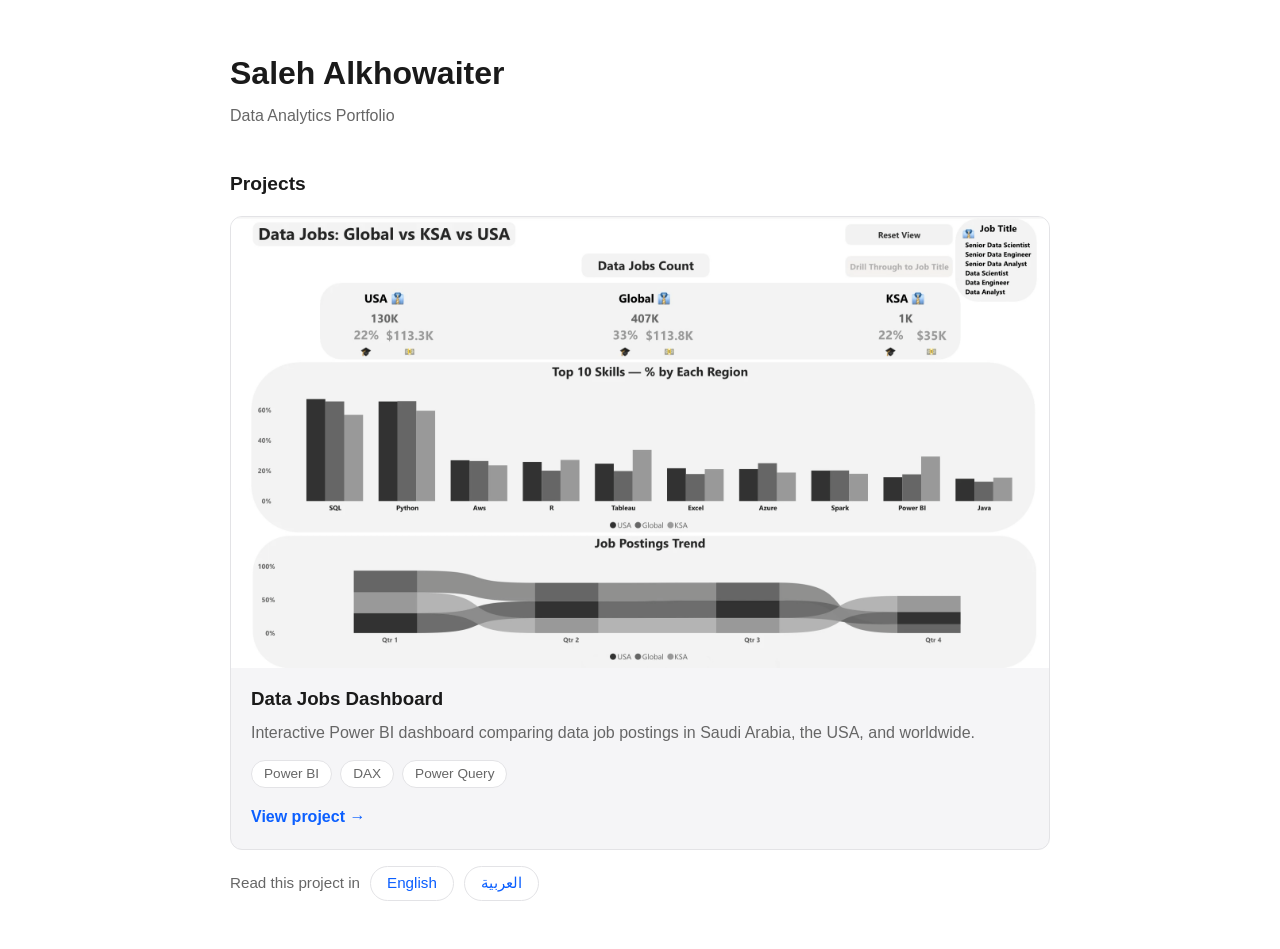
<file: index.html>
<!DOCTYPE html>
<html lang="en">
<head>
  <meta charset="UTF-8">
  <meta name="viewport" content="width=device-width, initial-scale=1">
  <title>Saleh Alkhowaiter | Data Analytics Portfolio</title>
  <style>
    :root { --bg:#ffffff; --text:#1a1a1a; --muted:#666; --card:#f5f5f7; --accent:#0b5fff; --line:#e3e3e6; }
    @media (prefers-color-scheme: dark) {
      :root { --bg:#111; --text:#f0f0f0; --muted:#aaa; --card:#1c1c1e; --accent:#6ea2ff; --line:#2c2c2e; }
    }
    * { box-sizing: border-box; }
    body { margin:0; font-family:-apple-system, "Segoe UI", Helvetica, Arial, sans-serif;
           background:var(--bg); color:var(--text); line-height:1.6; }
    main { max-width:860px; margin:0 auto; padding:48px 20px; }
    h1 { margin:0 0 4px; font-size:2rem; }
    .tagline { color:var(--muted); margin:0 0 32px; }
    h2 { font-size:1.2rem; margin:40px 0 16px; }

    .card { display:block; color:inherit; text-decoration:none;
            background:var(--card); border:1px solid var(--line); border-radius:12px; overflow:hidden;
            transition:transform .15s ease, box-shadow .15s ease; }
    .card:hover { transform:translateY(-3px); box-shadow:0 8px 24px rgba(0,0,0,.14); }
    .card img { width:100%; display:block; }
    .card .body { padding:16px 20px 20px; }
    .card h3 { margin:0 0 6px; }
    .card p { margin:0; color:var(--muted); }
    .tags { display:flex; flex-wrap:wrap; gap:8px; padding:0; margin:14px 0 0; list-style:none; }
    .tags li { background:var(--bg); border:1px solid var(--line); padding:2px 12px;
               border-radius:999px; font-size:.85rem; color:var(--muted); }
    .more { display:inline-block; margin-top:16px; color:var(--accent); font-weight:600; }

    .langs { display:flex; flex-wrap:wrap; align-items:center; gap:10px; margin:16px 0 0; color:var(--muted); font-size:.95rem; }
    .langs a { color:var(--accent); text-decoration:none; border:1px solid var(--line);
               padding:4px 16px; border-radius:999px; }
    .langs a:hover { background:var(--card); }
  </style>
</head>
<body>
  <main>
    <h1>Saleh Alkhowaiter</h1>
    <p class="tagline">Data Analytics Portfolio</p>

    <h2>Projects</h2>
    <a class="card" href="projects/data-jobs-dashboard/">
      <img src="projects/data-jobs-dashboard/dashboard.gif" alt="Data Jobs Dashboard preview">
      <div class="body">
        <h3>Data Jobs Dashboard</h3>
        <p>Interactive Power BI dashboard comparing data job postings in Saudi Arabia, the USA, and worldwide.</p>
        <ul class="tags">
          <li>Power BI</li>
          <li>DAX</li>
          <li>Power Query</li>
        </ul>
        <span class="more">View project →</span>
      </div>
    </a>
    <p class="langs">
      <span>Read this project in</span>
      <a href="projects/data-jobs-dashboard/">English</a>
      <a href="projects/data-jobs-dashboard/ar.html" lang="ar">العربية</a>
    </p>
  </main>
</body>
</html>
</file>
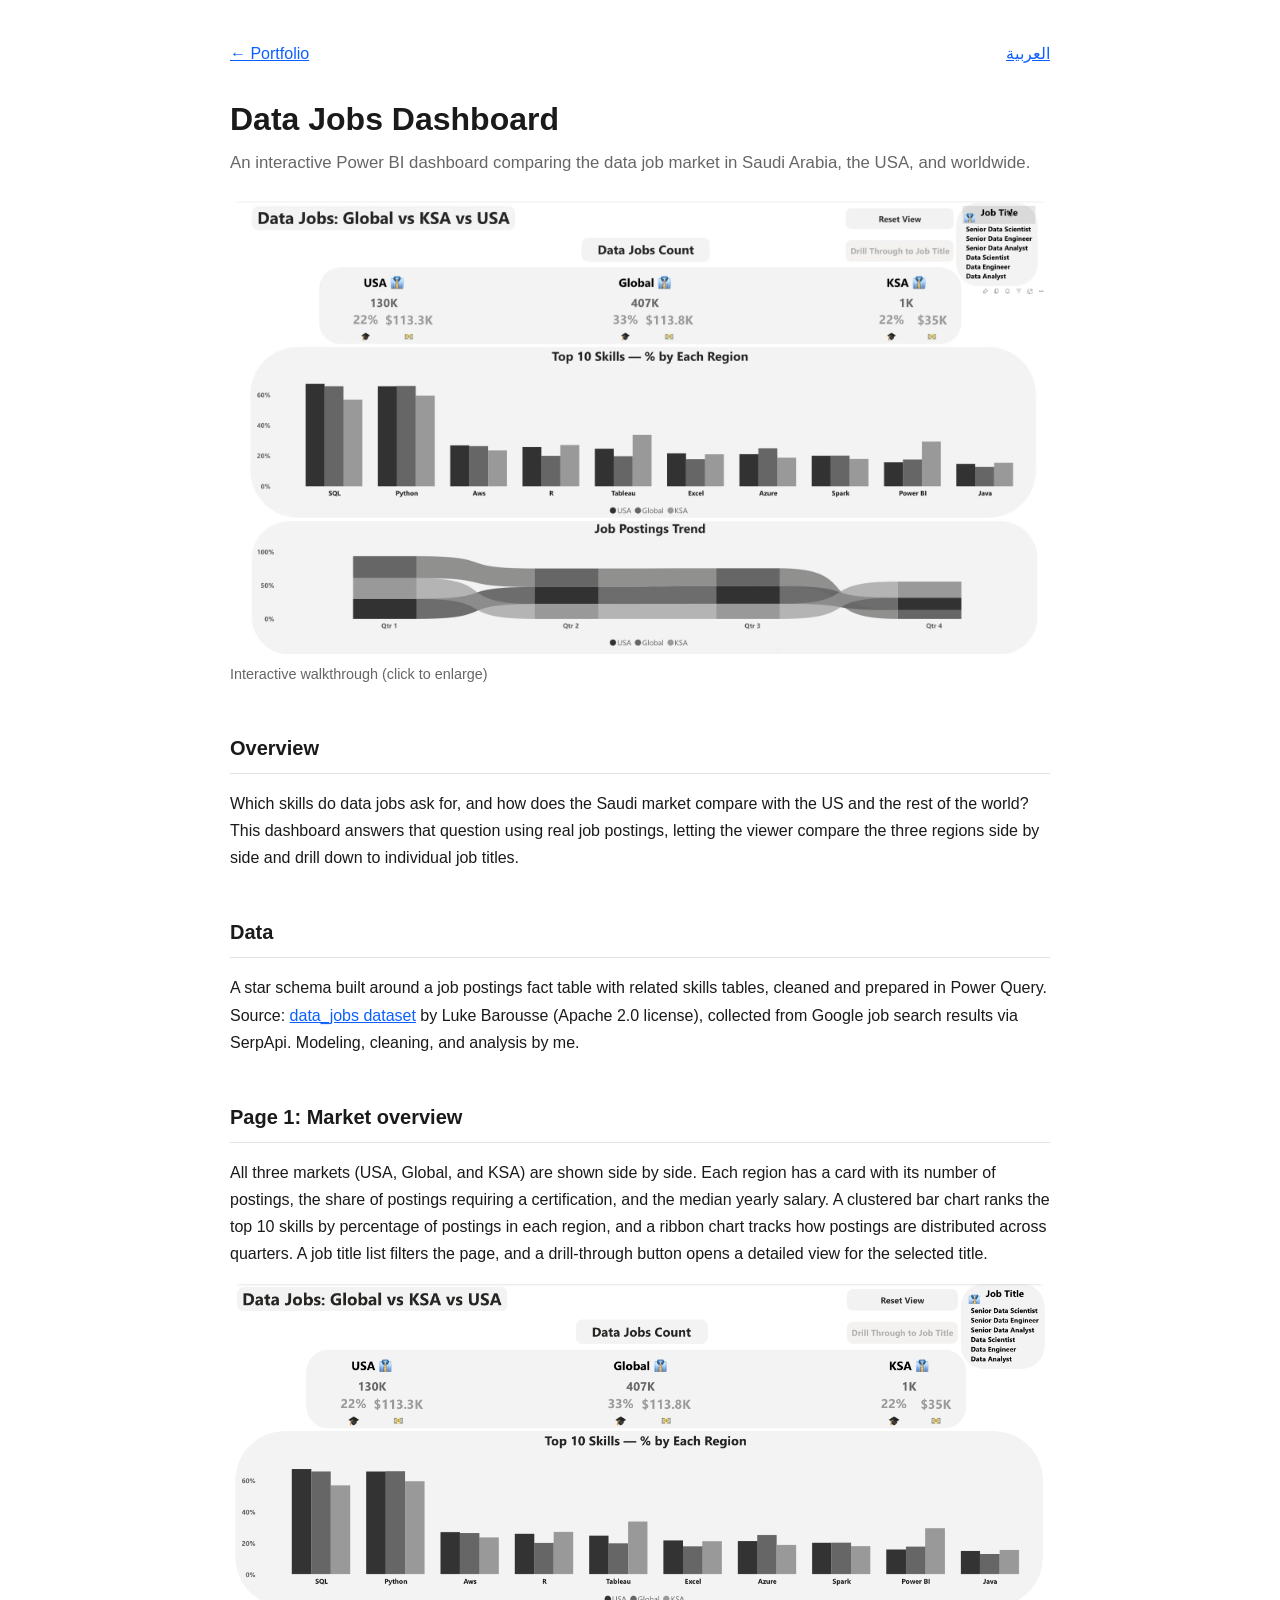
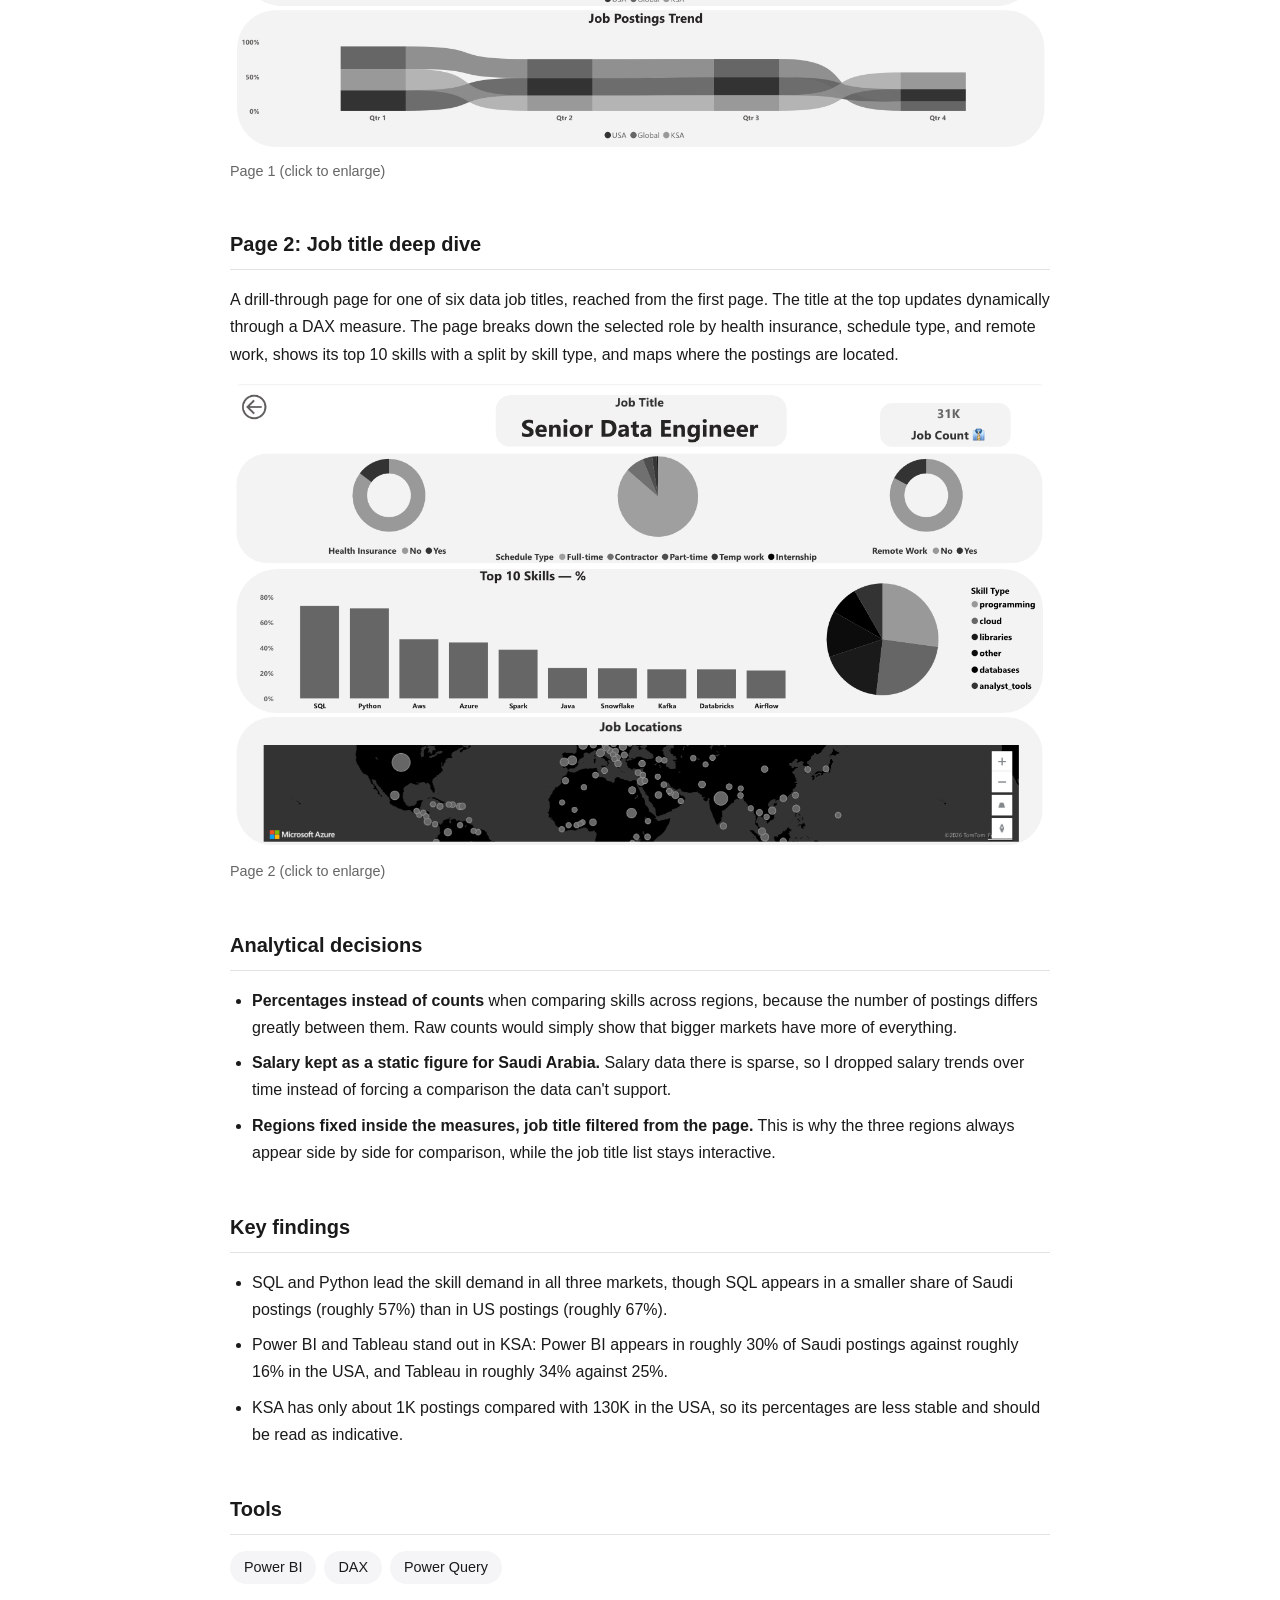
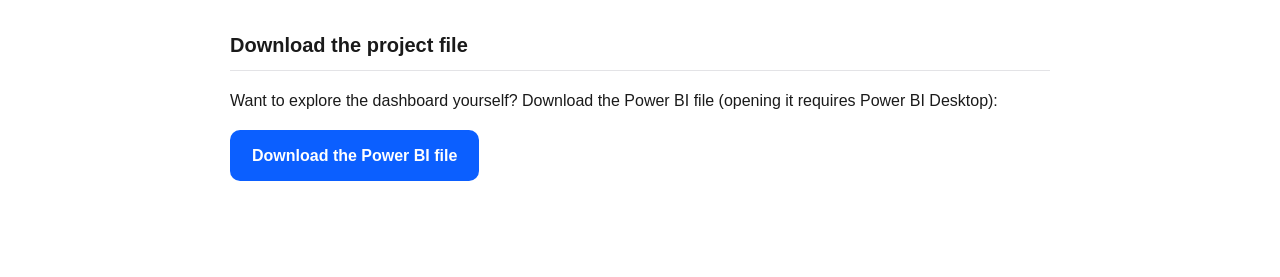
<file: projects/data-jobs-dashboard/index.html>
<!DOCTYPE html>
<html lang="en">
<head>
  <meta charset="UTF-8">
  <meta name="viewport" content="width=device-width, initial-scale=1">
  <title>Data Jobs Dashboard | Saleh Alkhowaiter</title>
  <link rel="stylesheet" href="style.css">
</head>
<body>
<main>
  <div class="topbar">
    <a href="../../index.html">← Portfolio</a>
    <a href="ar.html">العربية</a>
  </div>

  <h1>Data Jobs Dashboard</h1>
  <p class="subtitle">An interactive Power BI dashboard comparing the data job market in Saudi Arabia, the USA, and worldwide.</p>

      <figure>
       <a href="dashboard.gif" target="_blank"><img src="dashboard.gif" alt="Animated preview of the Data Jobs Dashboard"></a>
       <figcaption>Interactive walkthrough (click to enlarge)</figcaption>
     </figure>
  <h2>Overview</h2>
  <p>Which skills do data jobs ask for, and how does the Saudi market compare with the US and the rest of the world? This dashboard answers that question using real job postings, letting the viewer compare the three regions side by side and drill down to individual job titles.</p>

  <h2>Data</h2>
  <p>A star schema built around a job postings fact table with related skills tables, cleaned and prepared in Power Query. Source: <a href="https://huggingface.co/datasets/lukebarousse/data_jobs" target="_blank" rel="noopener">data_jobs dataset</a> by Luke Barousse (Apache 2.0 license), collected from Google job search results via SerpApi. Modeling, cleaning, and analysis by me.</p>

  <h2>Page 1: Market overview</h2>
  <p>All three markets (USA, Global, and KSA) are shown side by side. Each region has a card with its number of postings, the share of postings requiring a certification, and the median yearly salary. A clustered bar chart ranks the top 10 skills by percentage of postings in each region, and a ribbon chart tracks how postings are distributed across quarters. A job title list filters the page, and a drill-through button opens a detailed view for the selected title.</p>
  <figure>
    <a href="page1.png" target="_blank"><img src="page1.png" alt="Dashboard page 1: market overview"></a>
    <figcaption>Page 1 (click to enlarge)</figcaption>
  </figure>

  <h2>Page 2: Job title deep dive</h2>
  <p>A drill-through page for one of six data job titles, reached from the first page. The title at the top updates dynamically through a DAX measure. The page breaks down the selected role by health insurance, schedule type, and remote work, shows its top 10 skills with a split by skill type, and maps where the postings are located.</p>
  <figure>
    <a href="page2.png" target="_blank"><img src="page2.png" alt="Dashboard page 2: job title deep dive"></a>
    <figcaption>Page 2 (click to enlarge)</figcaption>
  </figure>

  <h2>Analytical decisions</h2>
  <ul>
    <li><strong>Percentages instead of counts</strong> when comparing skills across regions, because the number of postings differs greatly between them. Raw counts would simply show that bigger markets have more of everything.</li>
    <li><strong>Salary kept as a static figure for Saudi Arabia.</strong> Salary data there is sparse, so I dropped salary trends over time instead of forcing a comparison the data can't support.</li>
    <li><strong>Regions fixed inside the measures, job title filtered from the page.</strong> This is why the three regions always appear side by side for comparison, while the job title list stays interactive.</li>
  </ul>

  <h2>Key findings</h2>
  <ul>
    <li>SQL and Python lead the skill demand in all three markets, though SQL appears in a smaller share of Saudi postings (roughly 57%) than in US postings (roughly 67%).</li>
    <li>Power BI and Tableau stand out in KSA: Power BI appears in roughly 30% of Saudi postings against roughly 16% in the USA, and Tableau in roughly 34% against 25%.</li>
    <li>KSA has only about 1K postings compared with 130K in the USA, so its percentages are less stable and should be read as indicative.</li>
  </ul>

  <h2>Tools</h2>
  <ul class="tools">
    <li>Power BI</li>
    <li>DAX</li>
    <li>Power Query</li>
  </ul>

  <!-- LINK START -->
  <h2>Download the project file</h2>
  <p>Want to explore the dashboard yourself? Download the Power BI file (opening it requires Power BI Desktop):</p>
  <p><a class="button" href="Data-Jobs-Dashboard.pbix" download>Download the Power BI file</a></p>
  <!-- LINK END -->
</main>
</body>
</html>
</file>
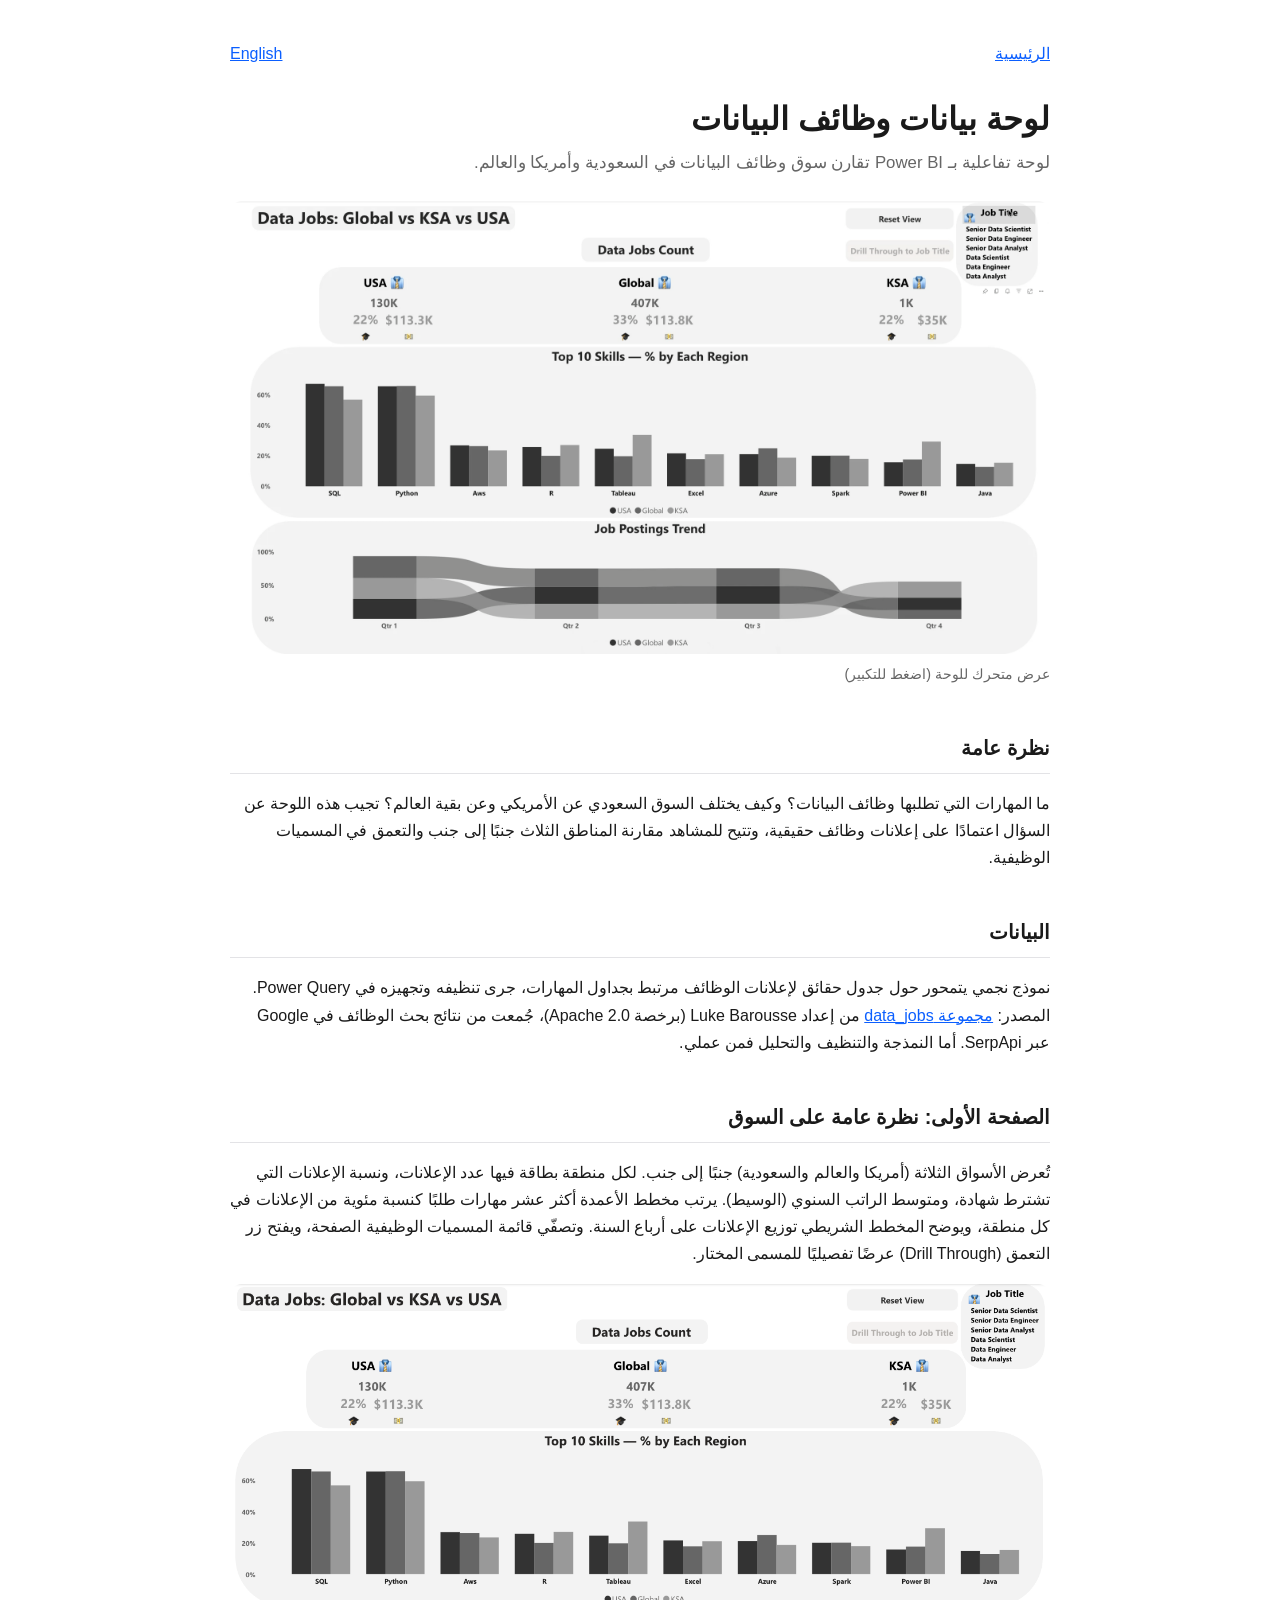
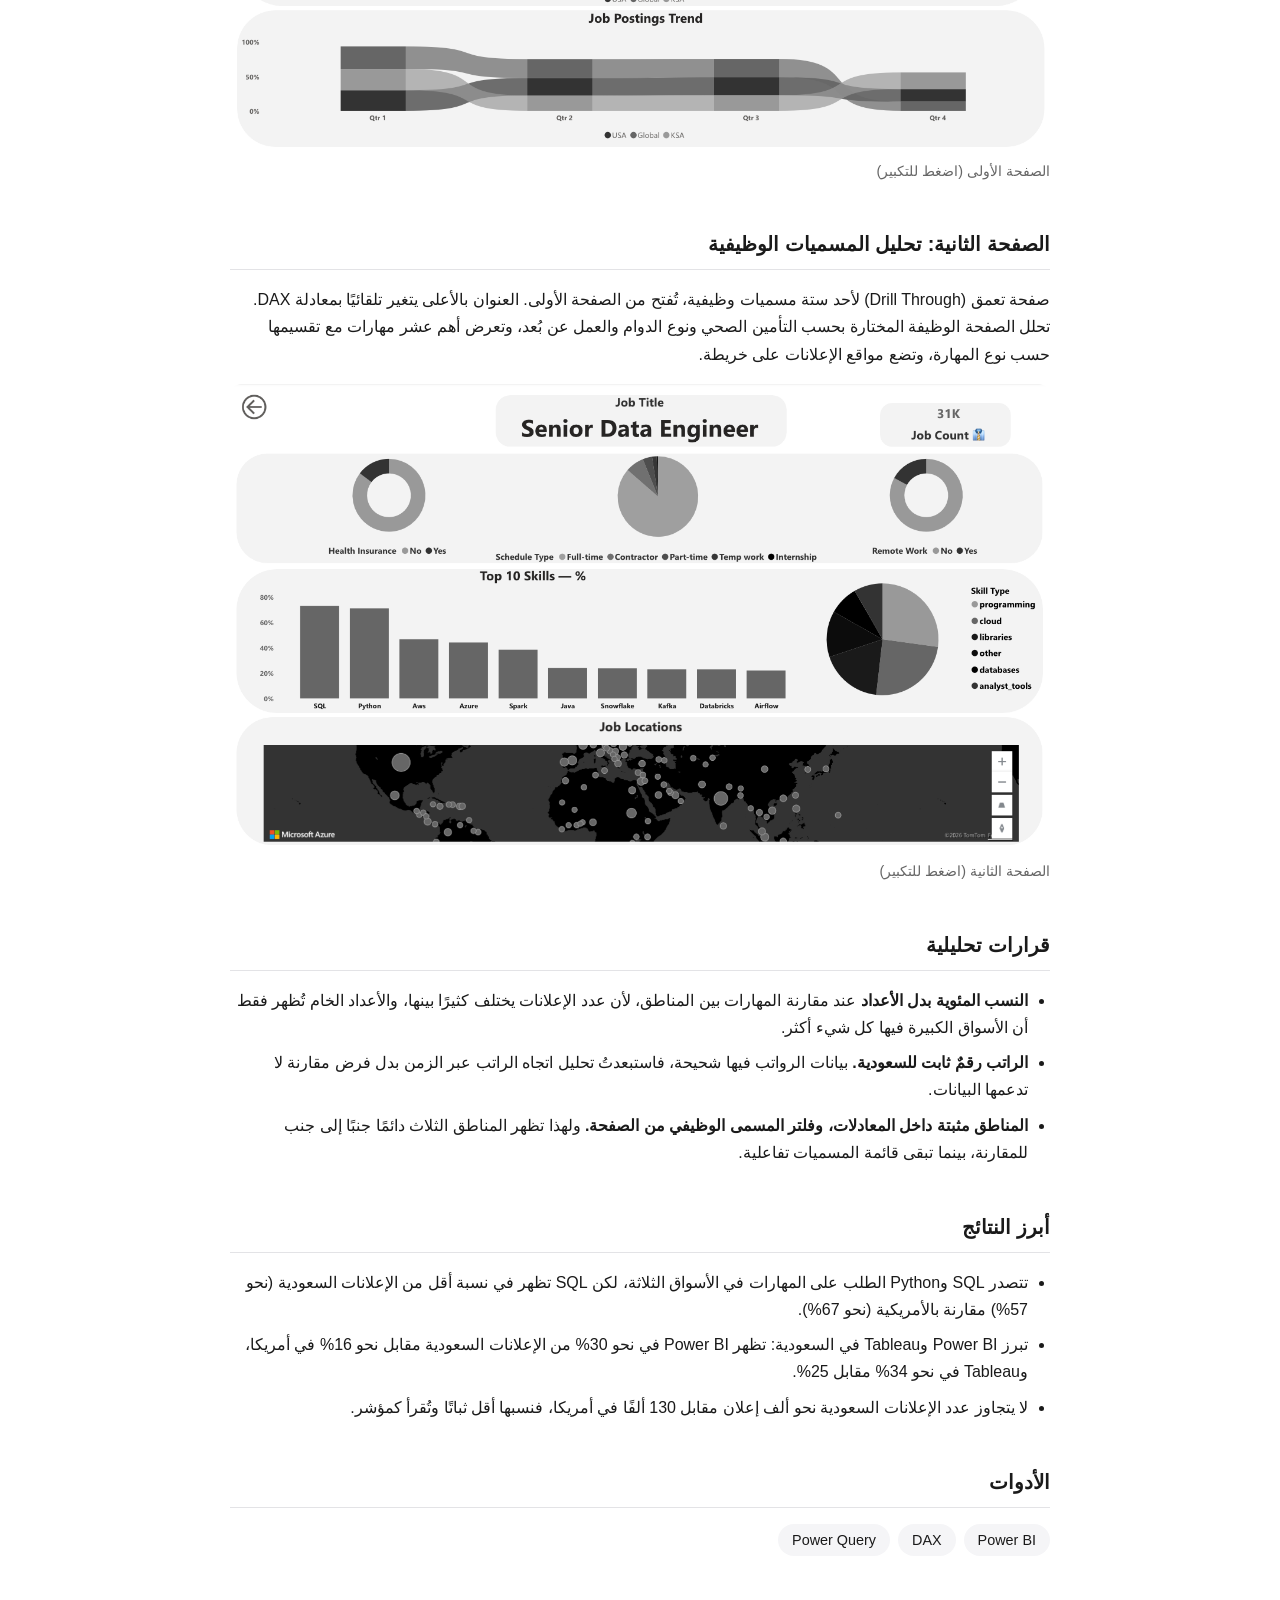
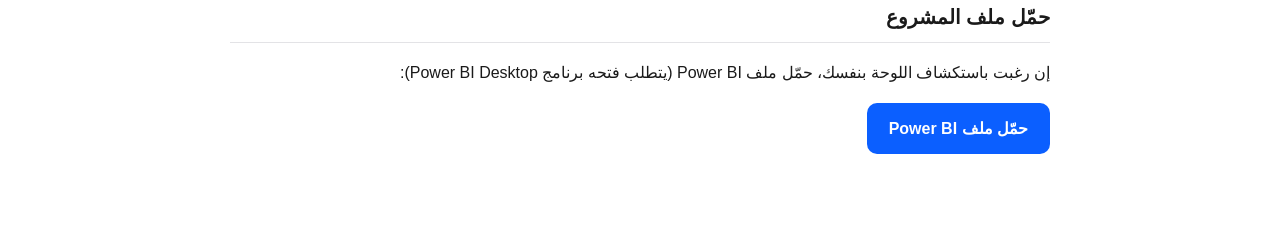
<file: projects/data-jobs-dashboard/ar.html>
<!DOCTYPE html>
<html lang="ar" dir="rtl">
<head>
  <meta charset="UTF-8">
  <meta name="viewport" content="width=device-width, initial-scale=1">
  <title>لوحة بيانات وظائف البيانات | Saleh Alkhowaiter</title>
  <link rel="stylesheet" href="style.css">
</head>
<body>
<main>
  <div class="topbar">
    <a href="../../index.html">الرئيسية</a>
    <a href="index.html">English</a>
  </div>

  <h1>لوحة بيانات وظائف البيانات</h1>
  <p class="subtitle">لوحة تفاعلية بـ Power BI تقارن سوق وظائف البيانات في السعودية وأمريكا والعالم.</p>

      <figure>
       <a href="dashboard.gif" target="_blank"><img src="dashboard.gif" alt="عرض متحرك للوحة بيانات وظائف البيانات"></a>
       <figcaption>عرض متحرك للوحة (اضغط للتكبير)</figcaption>
     </figure>

  <h2>نظرة عامة</h2>
  <p>ما المهارات التي تطلبها وظائف البيانات؟ وكيف يختلف السوق السعودي عن الأمريكي وعن بقية العالم؟ تجيب هذه اللوحة عن السؤال اعتمادًا على إعلانات وظائف حقيقية، وتتيح للمشاهد مقارنة المناطق الثلاث جنبًا إلى جنب والتعمق في المسميات الوظيفية.</p>

  <h2>البيانات</h2>
  <p>نموذج نجمي يتمحور حول جدول حقائق لإعلانات الوظائف مرتبط بجداول المهارات، جرى تنظيفه وتجهيزه في Power Query. المصدر: <a href="https://huggingface.co/datasets/lukebarousse/data_jobs" target="_blank" rel="noopener">مجموعة data_jobs</a> من إعداد Luke Barousse (برخصة Apache 2.0)، جُمعت من نتائج بحث الوظائف في Google عبر SerpApi. أما النمذجة والتنظيف والتحليل فمن عملي.</p>

  <h2>الصفحة الأولى: نظرة عامة على السوق</h2>
  <p>تُعرض الأسواق الثلاثة (أمريكا والعالم والسعودية) جنبًا إلى جنب. لكل منطقة بطاقة فيها عدد الإعلانات، ونسبة الإعلانات التي تشترط شهادة، ومتوسط الراتب السنوي (الوسيط). يرتب مخطط الأعمدة أكثر عشر مهارات طلبًا كنسبة مئوية من الإعلانات في كل منطقة، ويوضح المخطط الشريطي توزيع الإعلانات على أرباع السنة. وتصفّي قائمة المسميات الوظيفية الصفحة، ويفتح زر التعمق (Drill Through) عرضًا تفصيليًا للمسمى المختار.</p>
  <figure>
    <a href="page1.png" target="_blank"><img src="page1.png" alt="الصفحة الأولى من اللوحة: نظرة عامة على السوق"></a>
    <figcaption>الصفحة الأولى (اضغط للتكبير)</figcaption>
  </figure>

  <h2>الصفحة الثانية: تحليل المسميات الوظيفية</h2>
  <p>صفحة تعمق (Drill Through) لأحد ستة مسميات وظيفية، تُفتح من الصفحة الأولى. العنوان بالأعلى يتغير تلقائيًا بمعادلة DAX. تحلل الصفحة الوظيفة المختارة بحسب التأمين الصحي ونوع الدوام والعمل عن بُعد، وتعرض أهم عشر مهارات مع تقسيمها حسب نوع المهارة، وتضع مواقع الإعلانات على خريطة.</p>
  <figure>
    <a href="page2.png" target="_blank"><img src="page2.png" alt="الصفحة الثانية من اللوحة: تحليل المسميات الوظيفية"></a>
    <figcaption>الصفحة الثانية (اضغط للتكبير)</figcaption>
  </figure>

  <h2>قرارات تحليلية</h2>
  <ul>
    <li><strong>النسب المئوية بدل الأعداد</strong> عند مقارنة المهارات بين المناطق، لأن عدد الإعلانات يختلف كثيرًا بينها، والأعداد الخام تُظهر فقط أن الأسواق الكبيرة فيها كل شيء أكثر.</li>
    <li><strong>الراتب رقمٌ ثابت للسعودية.</strong> بيانات الرواتب فيها شحيحة، فاستبعدتُ تحليل اتجاه الراتب عبر الزمن بدل فرض مقارنة لا تدعمها البيانات.</li>
    <li><strong>المناطق مثبتة داخل المعادلات، وفلتر المسمى الوظيفي من الصفحة.</strong> ولهذا تظهر المناطق الثلاث دائمًا جنبًا إلى جنب للمقارنة، بينما تبقى قائمة المسميات تفاعلية.</li>
  </ul>

  <h2>أبرز النتائج</h2>
  <ul>
    <li>تتصدر SQL وPython الطلب على المهارات في الأسواق الثلاثة، لكن SQL تظهر في نسبة أقل من الإعلانات السعودية (نحو 57%) مقارنة بالأمريكية (نحو 67%).</li>
    <li>تبرز Power BI وTableau في السعودية: تظهر Power BI في نحو 30% من الإعلانات السعودية مقابل نحو 16% في أمريكا، وTableau في نحو 34% مقابل 25%.</li>
    <li>لا يتجاوز عدد الإعلانات السعودية نحو ألف إعلان مقابل 130 ألفًا في أمريكا، فنسبها أقل ثباتًا وتُقرأ كمؤشر.</li>
  </ul>

  <h2>الأدوات</h2>
  <ul class="tools">
    <li>Power BI</li>
    <li>DAX</li>
    <li>Power Query</li>
  </ul>

  <!-- LINK START -->
  <h2>حمّل ملف المشروع</h2>
  <p>إن رغبت باستكشاف اللوحة بنفسك، حمّل ملف Power BI (يتطلب فتحه برنامج Power BI Desktop):</p>
  <p><a class="button" href="Data-Jobs-Dashboard.pbix" download>حمّل ملف Power BI</a></p>
  <!-- LINK END -->
</main>
</body>
</html>
</file>
<file: projects/data-jobs-dashboard/style.css>
:root { --bg:#ffffff; --text:#1a1a1a; --muted:#666; --card:#f5f5f7; --accent:#0b5fff; --line:#e3e3e6; }
@media (prefers-color-scheme: dark) {
  :root { --bg:#111; --text:#f0f0f0; --muted:#aaa; --card:#1c1c1e; --accent:#6ea2ff; --line:#2c2c2e; }
}
* { box-sizing: border-box; }
body { margin:0; font-family:-apple-system, "Segoe UI", Helvetica, Arial, sans-serif;
       background:var(--bg); color:var(--text); line-height:1.7; }
main { max-width:860px; margin:0 auto; padding:40px 20px 80px; }
a { color:var(--accent); }
.topbar { display:flex; justify-content:space-between; margin-bottom:32px; }
h1 { margin:0 0 8px; font-size:2rem; line-height:1.3; }
.subtitle { color:var(--muted); margin:0 0 24px; font-size:1.05rem; }
h2 { font-size:1.25rem; margin:44px 0 12px; padding-bottom:8px; border-bottom:1px solid var(--line); }
img { max-width:100%; display:block; border-radius:12px; }
figure { margin:16px 0; }
figcaption { color:var(--muted); font-size:.9rem; margin-top:8px; }
ul { padding-inline-start:22px; }
li { margin-bottom:8px; }
.tools { display:flex; flex-wrap:wrap; gap:8px; padding:0; list-style:none; }
.tools li { background:var(--card); padding:4px 14px; border-radius:999px; font-size:.9rem; margin:0; }
.button { display:inline-block; background:#0b5fff; color:#fff; padding:12px 22px;
          border-radius:10px; text-decoration:none; font-weight:600; }
</file>
